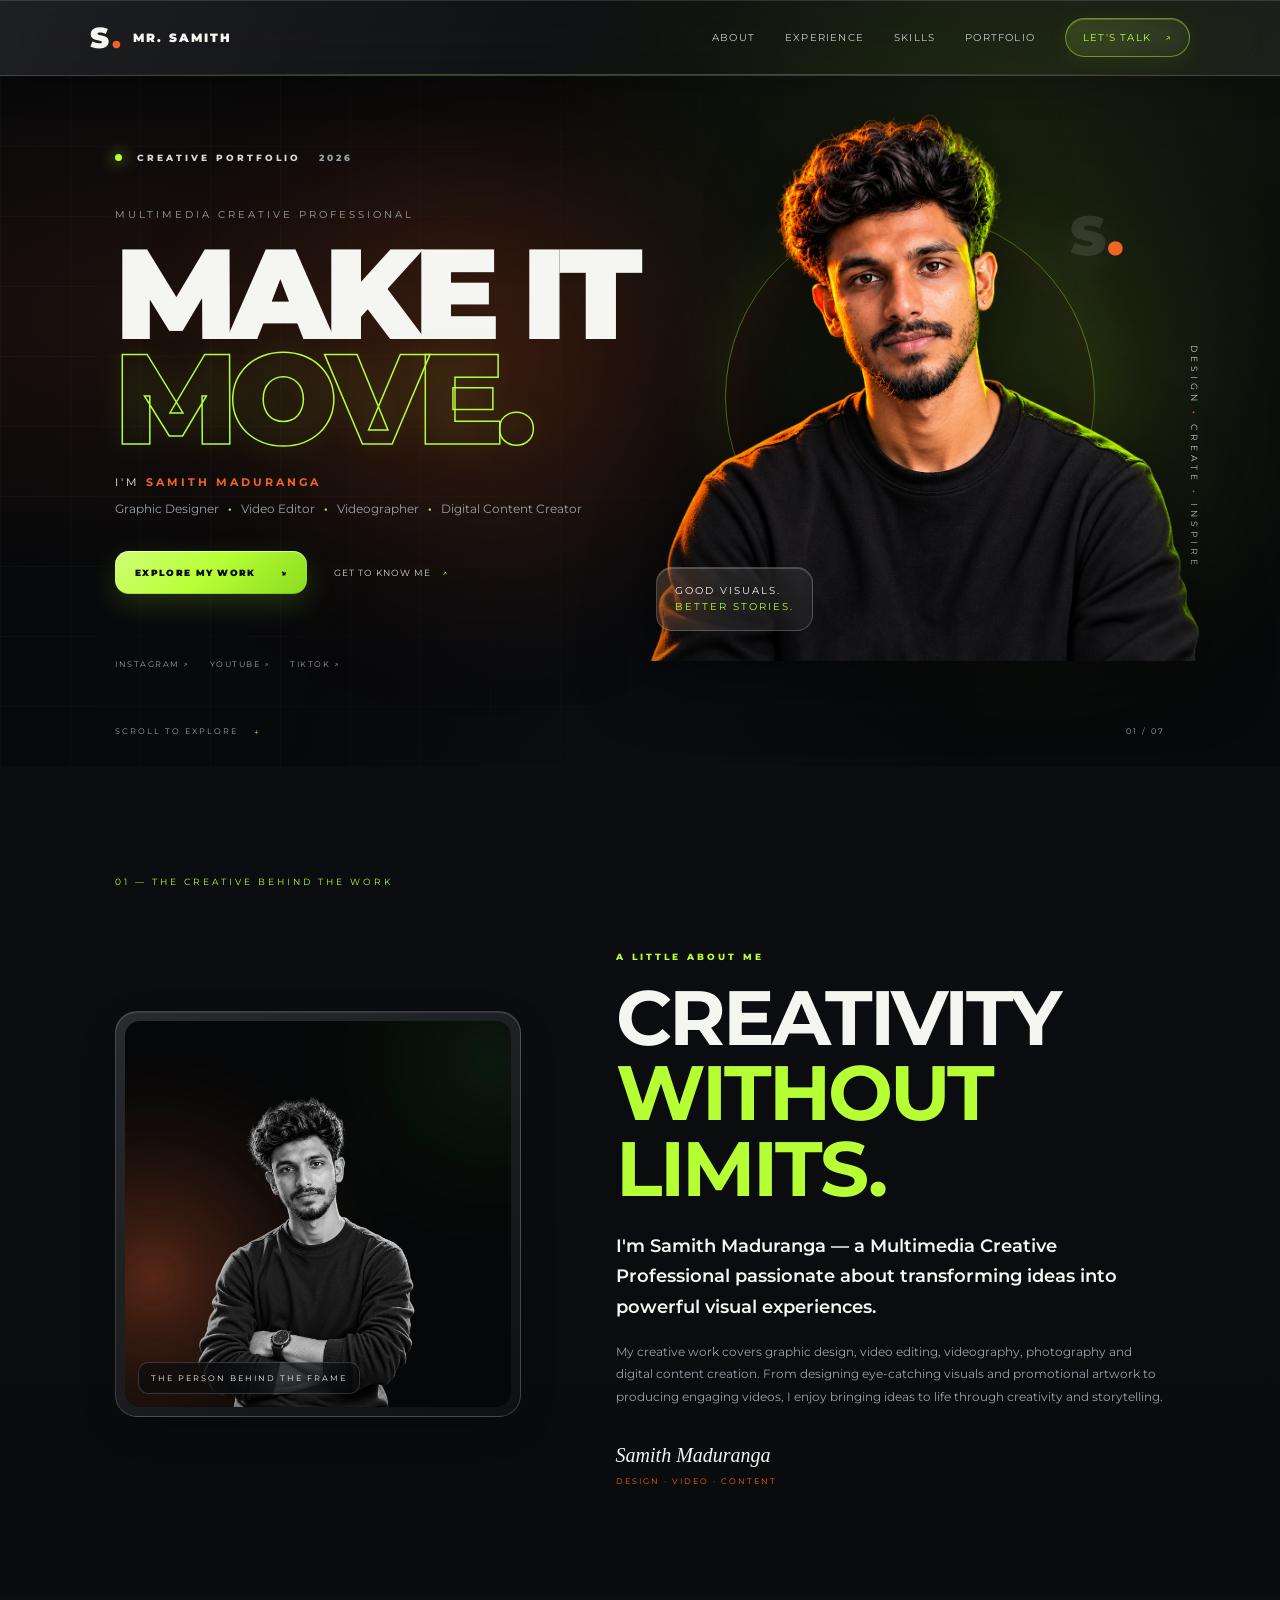
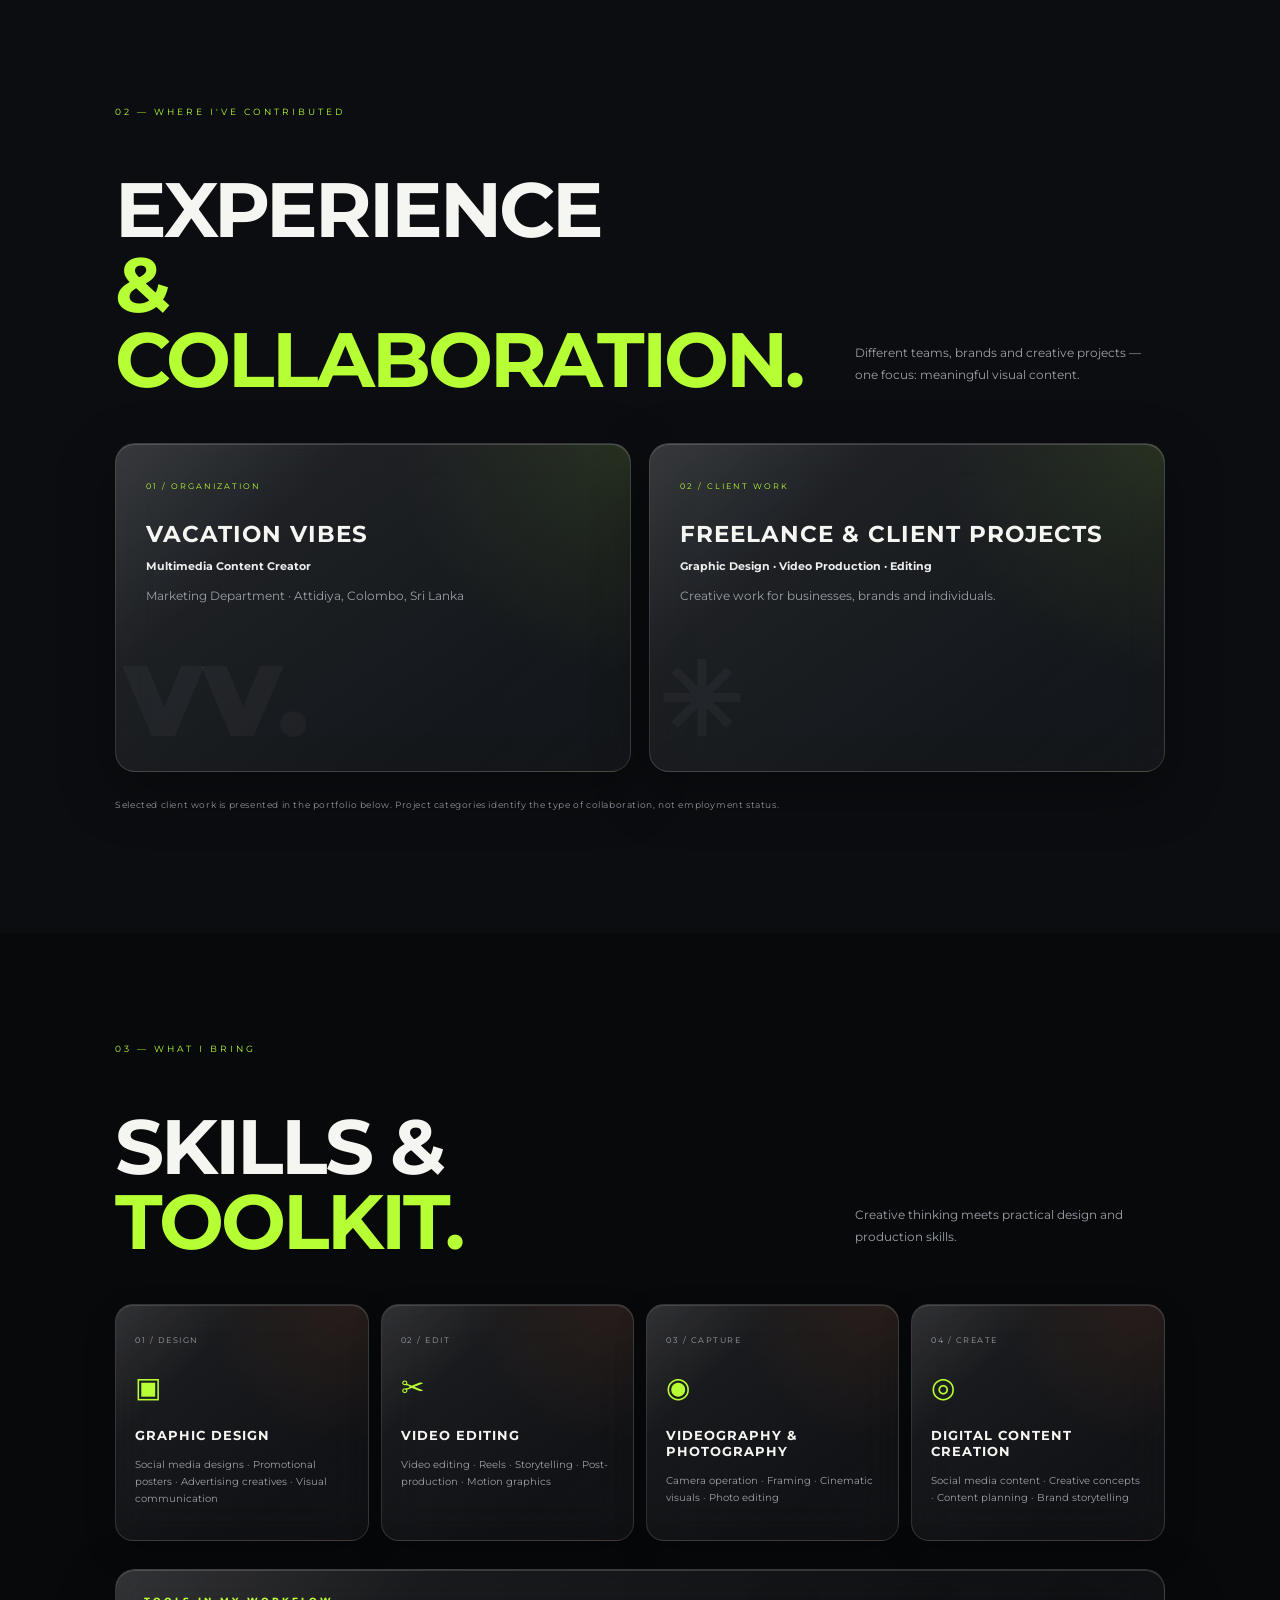
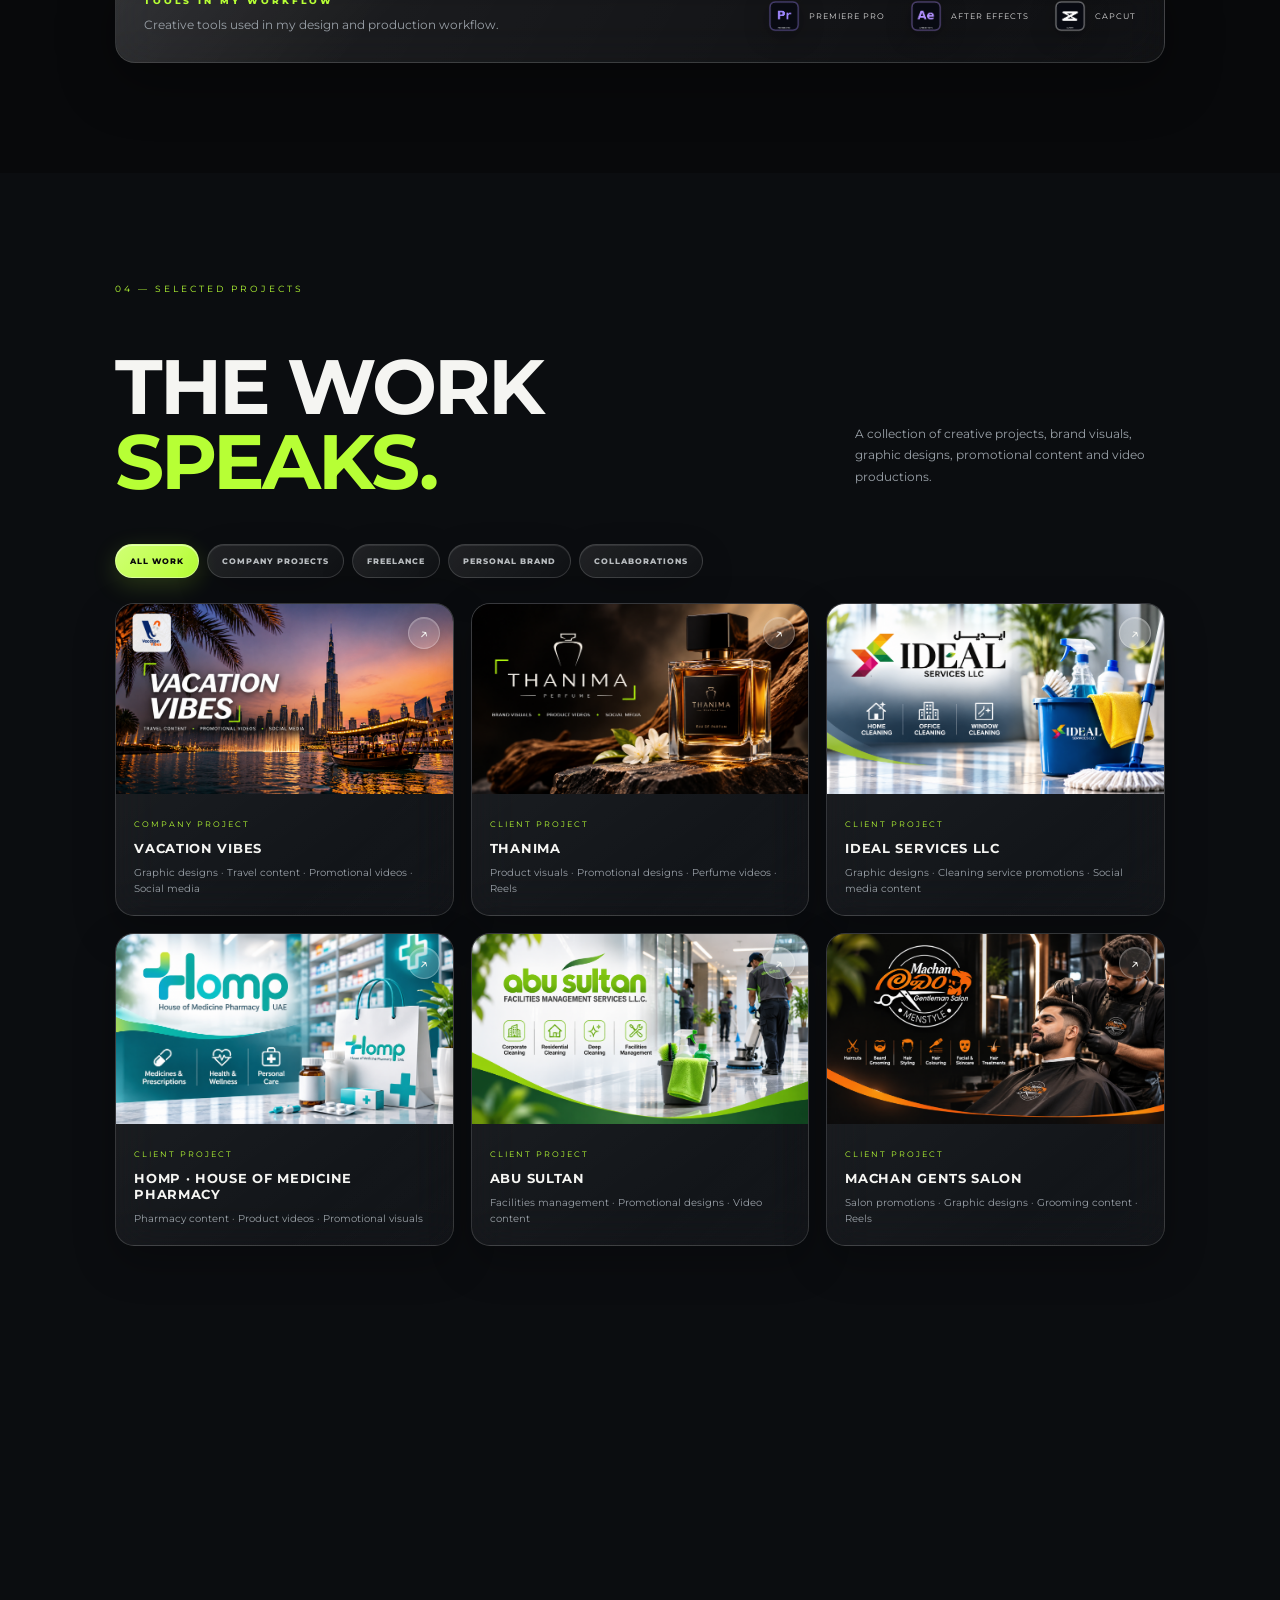
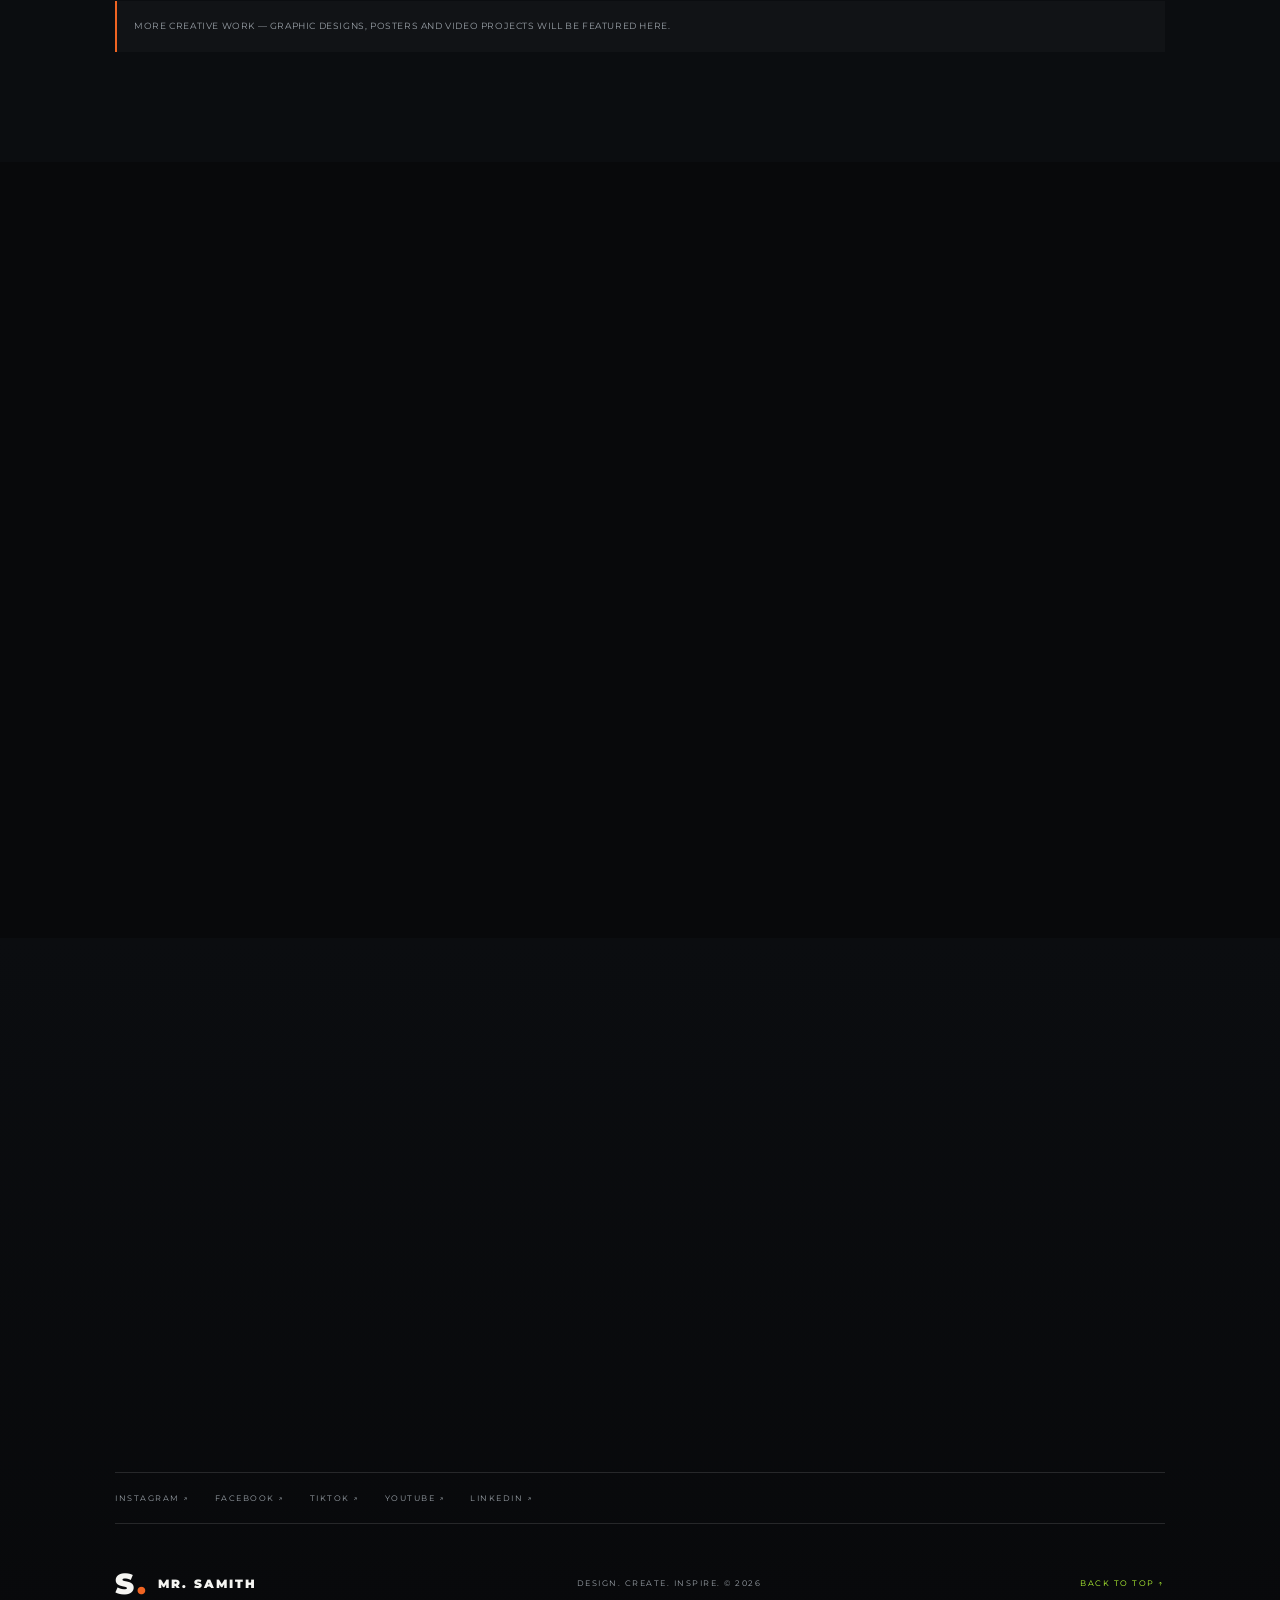
<file: index.html>
<!doctype html>
<html lang="en">
<head>
  <meta charset="utf-8">
  <meta name="viewport" content="width=device-width, initial-scale=1">
  <meta name="theme-color" content="#08090b">
  <meta name="description" content="Samith Maduranga — Multimedia Creative Professional specializing in Graphic Design, Video Editing, Videography, Photography and Digital Content Creation.">
  <title>Mr. Samith — Multimedia Creative Portfolio</title>

  <link rel="preconnect" href="https://fonts.googleapis.com">
  <link rel="preconnect" href="https://fonts.gstatic.com" crossorigin>
  <link href="https://fonts.googleapis.com/css2?family=Montserrat:wght@400;500;600;700;800;900&display=swap" rel="stylesheet">
  <link rel="stylesheet" href="style.css">
</head>

<body>
  <div class="progress" id="progress"></div>

  <header class="site-header">
    <a class="brand" href="#home" aria-label="Mr. Samith home">
      <span class="brand-symbol">S<span>.</span></span>
      <span>MR. SAMITH</span>
    </a>

    <button class="menu-toggle" aria-label="Open navigation" aria-expanded="false">☰</button>

    <nav class="nav-links" aria-label="Main navigation">
      <a href="#about">About</a>
      <a href="#experience">Experience</a>
      <a href="#skills">Skills</a>
      <a href="#portfolio">Portfolio</a>
      <a class="nav-cta" href="#contact">Let's talk <span>↗</span></a>
    </nav>
  </header>

  <main>

    <!-- HERO SECTION -->
    <section class="hero section" id="home">
      <div class="hero-glow glow-orange"></div>
      <div class="hero-glow glow-green"></div>
      <div class="hero-grid"></div>

      <div class="hero-copy reveal">
        <p class="eyebrow"><i></i> CREATIVE PORTFOLIO <span>2026</span></p>

        <p class="hero-kicker">MULTIMEDIA CREATIVE PROFESSIONAL</p>

        <h1>MAKE IT<br><span class="outline">MOVE.</span></h1>

        <p class="hero-name">I'M <strong>SAMITH MADURANGA</strong></p>

        <p class="hero-desc">
          Graphic Designer <b>·</b>
          Video Editor <b>·</b>
          Videographer <b>·</b>
          Digital Content Creator
        </p>

        <div class="hero-actions">
          <a class="button button-green" href="#portfolio">EXPLORE MY WORK <span>↘</span></a>
          <a class="under-link" href="#about">GET TO KNOW ME <span>↗</span></a>
        </div>

        <div class="hero-social">
          <a href="https://www.instagram.com/mr.samith_/" target="_blank" rel="noreferrer">INSTAGRAM ↗</a>
          <a href="https://www.youtube.com/@mr.samith" target="_blank" rel="noreferrer">YOUTUBE ↗</a>
          <a href="https://www.tiktok.com/@mr.samith" target="_blank" rel="noreferrer">TIKTOK ↗</a>
        </div>
      </div>

      <div class="hero-visual reveal">
        <div class="portrait-ring"></div>
        <img class="hero-portrait" src="assets/hero/hero-portrait.png" alt="Samith Maduranga portrait">
        <div class="hero-side-note">DESIGN <b>·</b> CREATE <b>·</b> INSPIRE</div>
        <div class="hero-stamp">S<span>.</span></div>
        <div class="hero-caption">GOOD VISUALS.<br><em>BETTER STORIES.</em></div>
      </div>

      <div class="scroll-cue">SCROLL TO EXPLORE <span>↓</span></div>
      <div class="hero-index">01 / 07</div>
    </section>


    <!-- ABOUT SECTION -->
    <section class="about section" id="about">
      <div class="section-tag reveal">01 — THE CREATIVE BEHIND THE WORK</div>

      <div class="about-layout">
        <div class="about-image reveal">
          <img src="assets/about/about-photo.jpg" alt="Samith in a creative workspace">
          <span class="image-label">THE PERSON BEHIND THE FRAME</span>
        </div>

        <div class="about-copy reveal">
          <p class="eyebrow green-text">A LITTLE ABOUT ME</p>

          <h2>CREATIVITY<br><em>WITHOUT LIMITS.</em></h2>

          <p class="large-copy">
            I'm Samith Maduranga — a Multimedia Creative Professional passionate about transforming ideas into powerful visual experiences.
          </p>

          <p class="muted">
            My creative work covers graphic design, video editing, videography, photography and digital content creation. From designing eye-catching visuals and promotional artwork to producing engaging videos, I enjoy bringing ideas to life through creativity and storytelling.
          </p>

          <div class="signature">
            Samith Maduranga
            <span>DESIGN · VIDEO · CONTENT</span>
          </div>
        </div>
      </div>
    </section>


    <!-- EXPERIENCE SECTION -->
    <section class="experience section" id="experience">
      <div class="section-tag reveal">02 — WHERE I'VE CONTRIBUTED</div>

      <div class="section-heading reveal">
        <div>
          <h2>EXPERIENCE<br><em>& COLLABORATION.</em></h2>
        </div>
        <p>
          Different teams, brands and creative projects — one focus: meaningful visual content.
        </p>
      </div>

      <div class="experience-grid">
        <article class="experience-card reveal">
          <span class="card-number">01 / ORGANIZATION</span>
          <h3>VACATION VIBES</h3>
          <p class="role">Multimedia Content Creator</p>
          <p class="muted">Marketing Department · Attidiya, Colombo, Sri Lanka</p>
          <span class="experience-mark">VV.</span>
        </article>

        <article class="experience-card reveal">
          <span class="card-number">02 / CLIENT WORK</span>
          <h3>FREELANCE & CLIENT PROJECTS</h3>
          <p class="role">Graphic Design · Video Production · Editing</p>
          <p class="muted">Creative work for businesses, brands and individuals.</p>
          <span class="experience-mark">✳</span>
        </article>
      </div>

      <p class="small-note">
        Selected client work is presented in the portfolio below. Project categories identify the type of collaboration, not employment status.
      </p>
    </section>


    <!-- SKILLS SECTION -->
    <section class="skills section" id="skills">
      <div class="section-tag reveal">03 — WHAT I BRING</div>

      <div class="section-heading reveal">
        <h2>SKILLS &<br><em>TOOLKIT.</em></h2>
        <p>Creative thinking meets practical design and production skills.</p>
      </div>

      <div class="skill-grid">

        <article class="skill-card reveal">
          <span>01 / DESIGN</span>
          <div class="skill-icon">▣</div>
          <h3>GRAPHIC DESIGN</h3>
          <p>Social media designs · Promotional posters · Advertising creatives · Visual communication</p>
        </article>

        <article class="skill-card reveal">
          <span>02 / EDIT</span>
          <div class="skill-icon">✂</div>
          <h3>VIDEO EDITING</h3>
          <p>Video editing · Reels · Storytelling · Post-production · Motion graphics</p>
        </article>

        <article class="skill-card reveal">
          <span>03 / CAPTURE</span>
          <div class="skill-icon">◉</div>
          <h3>VIDEOGRAPHY & PHOTOGRAPHY</h3>
          <p>Camera operation · Framing · Cinematic visuals · Photo editing</p>
        </article>

        <article class="skill-card reveal">
          <span>04 / CREATE</span>
          <div class="skill-icon">◎</div>
          <h3>DIGITAL CONTENT CREATION</h3>
          <p>Social media content · Creative concepts · Content planning · Brand storytelling</p>
        </article>

      </div>

      <div class="tools-panel reveal">
        <div>
          <p class="eyebrow green-text">TOOLS IN MY WORKFLOW</p>
          <p class="muted">Creative tools used in my design and production workflow.</p>
        </div>

        <div class="tool-icons">
          <div>
            <img src="assets/software/premiere-pro.png" alt="Adobe Premiere Pro">
            <span>PREMIERE PRO</span>
          </div>

          <div>
            <img src="assets/software/after-effects.png" alt="Adobe After Effects">
            <span>AFTER EFFECTS</span>
          </div>

          <div>
            <img src="assets/software/capcut.png" alt="CapCut">
            <span>CAPCUT</span>
          </div>
        </div>
      </div>
    </section>


    <!-- PORTFOLIO SECTION -->
    <section class="portfolio section" id="portfolio">
      <div class="section-tag reveal">04 — SELECTED PROJECTS</div>

      <div class="section-heading reveal">
        <h2>THE WORK<br><em>SPEAKS.</em></h2>
        <p>
          A collection of creative projects, brand visuals, graphic designs, promotional content and video productions.
        </p>
      </div>

      <div class="portfolio-tabs reveal" role="group" aria-label="Portfolio categories">
        <button class="filter-button active" data-filter="all">ALL WORK</button>
        <button class="filter-button" data-filter="company">COMPANY PROJECTS</button>
        <button class="filter-button" data-filter="freelance">FREELANCE</button>
        <button class="filter-button" data-filter="personal">PERSONAL BRAND</button>
        <button class="filter-button" data-filter="collab">COLLABORATIONS</button>
      </div>

      <div class="project-grid">

        <article class="project-card reveal" data-category="company">
          <a class="project-image" href="#contact">
            <img src="assets/projects/vacation-vibes-project-preview-with-logo.png" alt="Vacation Vibes creative project preview">
            <span class="project-open">↗</span>
          </a>
          <div class="project-info">
            <span>COMPANY PROJECT</span>
            <h3>VACATION VIBES</h3>
            <p>Graphic designs · Travel content · Promotional videos · Social media</p>
          </div>
        </article>

        <article class="project-card reveal" data-category="company">
          <a class="project-image" href="thanima.html">
            <img src="assets/projects/thanima-project-preview.png" alt="Thanima luxury perfume project preview">
            <span class="project-open">↗</span>
          </a>
          <div class="project-info">
            <span>CLIENT PROJECT</span>
            <h3>THANIMA</h3>
            <p>Product visuals · Promotional designs · Perfume videos · Reels</p>
          </div>
        </article>

        <article class="project-card reveal" data-category="company">
          <a class="project-image" href="#contact">
            <img src="assets/projects/ideal-project-preview.png" alt="IDEAL Services LLC project preview">
            <span class="project-open">↗</span>
          </a>
          <div class="project-info">
            <span>CLIENT PROJECT</span>
            <h3>IDEAL SERVICES LLC</h3>
            <p>Graphic designs · Cleaning service promotions · Social media content</p>
          </div>
        </article>

        <article class="project-card reveal" data-category="company">
          <a class="project-image" href="#contact">
            <img src="assets/projects/homp-project-preview.png" alt="HOMP House of Medicine Pharmacy project preview">
            <span class="project-open">↗</span>
          </a>
          <div class="project-info">
            <span>CLIENT PROJECT</span>
            <h3>HOMP · HOUSE OF MEDICINE PHARMACY</h3>
            <p>Pharmacy content · Product videos · Promotional visuals</p>
          </div>
        </article>

        <article class="project-card reveal" data-category="company">
          <a class="project-image" href="#contact">
            <img src="assets/projects/abu-sultan-project-preview.png" alt="Abu Sultan project preview">
            <span class="project-open">↗</span>
          </a>
          <div class="project-info">
            <span>CLIENT PROJECT</span>
            <h3>ABU SULTAN</h3>
            <p>Facilities management · Promotional designs · Video content</p>
          </div>
        </article>

        <article class="project-card reveal" data-category="company">
          <a class="project-image" href="#contact">
            <img src="assets/projects/machan-project-preview.png" alt="Machan Gents Salon project preview">
            <span class="project-open">↗</span>
          </a>
          <div class="project-info">
            <span>CLIENT PROJECT</span>
            <h3>MACHAN GENTS SALON</h3>
            <p>Salon promotions · Graphic designs · Grooming content · Reels</p>
          </div>
        </article>

        <article class="project-card reveal" data-category="personal">
          <a class="project-image" href="#contact">
            <img src="assets/projects/shashini-project-preview.png" alt="Shashini Molligoda personal brand project preview">
            <span class="project-open">↗</span>
          </a>
          <div class="project-info">
            <span>PERSONAL BRAND CONTENT</span>
            <h3>SHASHINI MOLLIGODA</h3>
            <p>Personal video content · Video production · Editing</p>
          </div>
        </article>

        <article class="project-card reveal" data-category="collab">
          <a class="project-image" href="#contact">
            <img src="assets/projects/cfy-project-preview.png" alt="CFY Content For You project preview">
            <span class="project-open">↗</span>
          </a>
          <div class="project-info">
            <span>COLLABORATIVE PROJECT</span>
            <h3>CONTENT FOR YOU (CFY)</h3>
            <p>Video production · Video editing · Digital marketing · Social media</p>
          </div>
        </article>

      </div>

      <div class="portfolio-footnote">
        MORE CREATIVE WORK — GRAPHIC DESIGNS, POSTERS AND VIDEO PROJECTS WILL BE FEATURED HERE.
      </div>
    </section>


    <!-- SHOWREEL SECTION -->
    <section class="showreel section" id="showreel">
      <div class="section-tag reveal">05 — A QUICK LOOK AT MY STYLE</div>

      <div class="showreel-box reveal">
        <div class="showreel-art"></div>

        <div class="showreel-content">
          <p class="eyebrow">THE BEST OF MY WORK</p>
          <h2>SHOW<br><em>REEL.</em></h2>
          <p class="muted">
            A dedicated showreel video will be connected here when the final cut is ready.
          </p>
          <span class="coming-soon">SHOWREEL VIDEO TO BE ADDED</span>
        </div>

        <div class="reel-corner">PLAY YOUR STORY <span>↗</span></div>
      </div>
    </section>


    <!-- CONTACT SECTION -->
    <section class="contact section" id="contact">
      <div class="section-tag reveal">06 — LET'S CREATE SOMETHING</div>

      <div class="contact-layout reveal">
        <div>
          <p class="eyebrow green-text">OPEN TO CREATIVE OPPORTUNITIES</p>
          <h2>LET'S MAKE<br><em>AN IMPACT.</em></h2>
          <p class="muted">
            Have a graphic design project, video production idea, collaboration or creative opportunity? Let's connect and create something meaningful.
          </p>
        </div>

        <div class="contact-actions">
          <a class="contact-link primary" href="https://wa.me/94753528203" target="_blank" rel="noreferrer">
            <span>WHATSAPP</span>
            <b>Chat with me ↗</b>
          </a>

          <a class="contact-link" href="tel:+94705922741">
            <span>PHONE CALL</span>
            <b>+94 70 592 2741 ↗</b>
          </a>

          <a class="contact-link" href="mailto:samithmaduranga25@gmail.com">
            <span>EMAIL</span>
            <b>Send an email ↗</b>
          </a>
        </div>
      </div>

      <div class="social-row">
        <a href="https://www.instagram.com/mr.samith_/" target="_blank" rel="noreferrer">INSTAGRAM ↗</a>
        <a href="https://www.facebook.com/mr.samith25" target="_blank" rel="noreferrer">FACEBOOK ↗</a>
        <a href="https://www.tiktok.com/@mr.samith" target="_blank" rel="noreferrer">TIKTOK ↗</a>
        <a href="https://www.youtube.com/@mr.samith" target="_blank" rel="noreferrer">YOUTUBE ↗</a>
        <a href="https://www.linkedin.com/in/samith-maduranga-723898275" target="_blank" rel="noreferrer">LINKEDIN ↗</a>
      </div>

      <footer>
        <a class="brand" href="#home">
          <span class="brand-symbol">S<span>.</span></span>
          <span>MR. SAMITH</span>
        </a>

        <span>DESIGN. CREATE. INSPIRE. © 2026</span>
        <a href="#home">BACK TO TOP ↑</a>
      </footer>
    </section>

  </main>

  <script src="script.js"></script>
</body>
</html>
</file>
<file: style.css>
:root{--bg:#08090b;--panel:#11151a;--white:#f5f5f2;--muted:#9aa1a8;--orange:#f06422;--green:#b7ff35;--line:rgba(255,255,255,.12);--glass:rgba(255,255,255,.055);--font:'Montserrat',Arial,sans-serif}*{box-sizing:border-box}html{scroll-behavior:smooth;scroll-padding-top:90px}body{margin:0;background:var(--bg);color:var(--white);font-family:var(--font);overflow-x:hidden}body:before{content:"";position:fixed;inset:0;pointer-events:none;z-index:-1;background:radial-gradient(ellipse at 78% 14%,rgba(183,255,53,.055),transparent 32%),radial-gradient(ellipse at 12% 35%,rgba(240,100,34,.055),transparent 30%)}a{color:inherit;text-decoration:none}.progress{height:3px;position:fixed;z-index:1000;top:0;left:0;width:0;background:linear-gradient(90deg,var(--orange),var(--green))}.site-header{height:76px;position:sticky;top:0;z-index:100;display:flex;align-items:center;justify-content:space-between;padding:0 7%;background:rgba(8,9,11,.72);backdrop-filter:blur(22px);border-bottom:1px solid var(--line)}.brand{display:flex;align-items:center;gap:10px;font-size:12px;font-weight:900;letter-spacing:2px}.brand-symbol{font-size:29px;font-weight:900;line-height:1}.brand-symbol span,.hero-stamp span{color:var(--orange)}.nav-links{display:flex;align-items:center;gap:30px;font-size:10px;letter-spacing:1.2px;text-transform:uppercase;color:#c9cbd0}.nav-links a:hover,.social-row a:hover,.hero-social a:hover{color:var(--green)}.nav-cta{padding:12px 17px;border:1px solid rgba(183,255,53,.45);border-radius:30px;color:var(--green)}.nav-cta span{margin-left:10px}.menu-toggle{display:none;background:var(--glass);border:1px solid var(--line);color:white;border-radius:12px;padding:8px 12px;font-size:20px}.section{padding:110px 9%;position:relative}.hero{min-height:690px;display:grid;grid-template-columns:1.03fr .97fr;align-items:center;padding-top:65px;padding-bottom:95px;overflow:hidden}.hero-grid{position:absolute;inset:0;background-image:linear-gradient(rgba(255,255,255,.025) 1px,transparent 1px),linear-gradient(90deg,rgba(255,255,255,.025) 1px,transparent 1px);background-size:70px 70px;mask-image:linear-gradient(90deg,black,transparent 90%);pointer-events:none}.hero-glow{position:absolute;width:360px;height:360px;border-radius:50%;filter:blur(100px);opacity:.2;pointer-events:none}.glow-orange{background:var(--orange);top:15%;left:24%}.glow-green{background:var(--green);right:5%;top:25%;opacity:.12}.hero-copy{position:relative;z-index:2}.eyebrow{font-size:9px;font-weight:800;letter-spacing:3px;color:#d7d9d7}.eyebrow i{display:inline-block;width:7px;height:7px;border-radius:50%;background:var(--green);box-shadow:0 0 15px var(--green);margin-right:9px}.eyebrow span{color:var(--muted);margin-left:12px}.hero-kicker{font-size:10px;letter-spacing:3px;color:var(--muted);margin-top:45px}.hero h1{font-size:clamp(76px,10vw,145px);line-height:.82;letter-spacing:-8px;margin:20px 0 25px;font-weight:900}.outline{color:transparent;-webkit-text-stroke:1.5px var(--green);text-shadow:0 0 35px rgba(183,255,53,.08)}.hero-name{font-size:11px;letter-spacing:3px}.hero-name strong{color:var(--orange)}.hero-desc{color:var(--muted);font-size:12px}.hero-desc b{color:var(--green);padding:0 6px}.hero-actions{display:flex;align-items:center;gap:27px;margin-top:35px}.button{display:inline-flex;align-items:center;gap:25px;padding:16px 20px;border-radius:3px;font-size:9px;font-weight:900;letter-spacing:1.3px}.button-green{background:var(--green);color:#08090b;box-shadow:0 0 35px rgba(183,255,53,.14)}.button-green:hover{transform:translateY(-3px);box-shadow:0 0 40px rgba(183,255,53,.28)}.under-link{font-size:9px;letter-spacing:1px;color:#d4d4d4}.under-link span{color:var(--green);margin-left:8px}.hero-social{display:flex;gap:20px;margin-top:65px}.hero-social a,.social-row a{font-size:8px;letter-spacing:1.5px;color:var(--muted)}.hero-visual{height:510px;position:relative;display:flex;align-items:flex-end;justify-content:center}.hero-portrait{position:relative;z-index:2;height:110%;max-width:115%;object-fit:contain;object-position:bottom;filter:drop-shadow(0 10px 35px rgba(0,0,0,.5))}.portrait-ring{position:absolute;width:370px;height:370px;border:1px solid rgba(183,255,53,.3);border-radius:50%;top:12%;left:50%;transform:translateX(-50%);box-shadow:0 0 70px rgba(183,255,53,.07),inset 0 0 50px rgba(240,100,34,.05)}.hero-side-note{position:absolute;right:-35px;top:38%;writing-mode:vertical-rl;font-size:9px;letter-spacing:4px;color:#c3c3c3}.hero-side-note b{color:var(--orange)}.hero-stamp{position:absolute;right:8%;top:10%;font-size:55px;font-weight:900;color:rgba(255,255,255,.1)}.hero-caption{position:absolute;z-index:3;left:0;bottom:30px;padding:15px 18px;background:rgba(10,12,14,.72);border:1px solid var(--line);backdrop-filter:blur(18px);font-size:10px;line-height:1.6;letter-spacing:2px}.hero-caption em{font-style:normal;color:var(--green)}.scroll-cue,.hero-index{position:absolute;bottom:30px;font-size:8px;letter-spacing:2px;color:var(--muted)}.scroll-cue{left:9%}.scroll-cue span{color:var(--green);margin-left:12px}.hero-index{right:9%}.section-tag{font-size:9px;letter-spacing:3px;color:var(--green);margin-bottom:55px}.about{background:linear-gradient(180deg,#0b0d10,#0a0b0d)}.about-layout{display:grid;grid-template-columns:.85fr 1.15fr;gap:9%;align-items:center}.about-image{position:relative;border:1px solid var(--line);padding:10px;background:var(--glass);border-radius:4px}.about-image img{display:block;width:100%;max-height:430px;object-fit:cover;filter:saturate(.8)}.image-label{position:absolute;bottom:22px;left:22px;padding:10px 12px;background:rgba(8,9,11,.75);backdrop-filter:blur(12px);font-size:8px;letter-spacing:2px}.about-copy h2,.section-heading h2,.contact h2{font-size:clamp(42px,6vw,78px);line-height:.98;letter-spacing:-3px;margin:18px 0 25px}.about-copy h2 em,.section-heading h2 em,.contact h2 em,.showreel h2 em{font-style:normal;color:var(--green)}.green-text{color:var(--green)}.large-copy{font-size:18px;line-height:1.7;font-weight:600;max-width:590px}.muted{color:var(--muted);font-size:12px;line-height:1.9}.signature{margin-top:35px;font-size:20px;font-style:italic;font-family:Georgia,serif}.signature span{display:block;margin-top:9px;font:8px var(--font);letter-spacing:2px;color:var(--orange)}.experience{background:#0b0d10}.section-heading{display:flex;justify-content:space-between;align-items:flex-end;gap:30px;margin-bottom:45px}.section-heading>p{max-width:310px;color:var(--muted);font-size:12px;line-height:1.8}.section-heading h2{margin:0}.experience-grid{display:grid;grid-template-columns:1fr 1fr;gap:18px}.experience-card{position:relative;overflow:hidden;min-height:230px;padding:30px;border:1px solid var(--line);background:linear-gradient(135deg,rgba(255,255,255,.06),rgba(255,255,255,.015));backdrop-filter:blur(16px)}.card-number,.project-info>span{font-size:8px;letter-spacing:2px;color:var(--green)}.experience-card h3{font-size:23px;letter-spacing:1px;margin:27px 0 8px}.role{font-size:11px;font-weight:700;color:#eee}.experience-mark{position:absolute;right:22px;bottom:-20px;font-size:100px;font-weight:900;color:rgba(255,255,255,.035)}.small-note,.portfolio-footnote{margin-top:25px;color:var(--muted);font-size:9px;letter-spacing:.6px;line-height:1.8}.skills{background:#08090b}.skill-grid{display:grid;grid-template-columns:repeat(4,1fr);gap:12px}.skill-card{padding:23px 19px;min-height:205px;border:1px solid var(--line);background:linear-gradient(145deg,rgba(255,255,255,.055),rgba(255,255,255,.012));transition:.3s}.skill-card:hover,.experience-card:hover{border-color:rgba(183,255,53,.45);transform:translateY(-4px)}.skill-card>span{font-size:8px;color:var(--muted);letter-spacing:1.5px}.skill-icon{font-size:28px;color:var(--green);margin:23px 0}.skill-card h3{font-size:13px;letter-spacing:1px}.skill-card p{font-size:10px;line-height:1.7;color:var(--muted)}.tools-panel{margin-top:28px;padding:25px 28px;border:1px solid var(--line);background:rgba(255,255,255,.035);display:flex;justify-content:space-between;align-items:center;gap:20px}.tools-panel .eyebrow{margin:0 0 8px}.tools-panel .muted{margin:0}.tool-icons{display:flex;gap:25px}.tool-icons div{display:flex;align-items:center;gap:9px}.tool-icons img{width:32px;height:32px;object-fit:contain}.tool-icons span{font-size:8px;letter-spacing:1px;color:#ddd}.portfolio{background:#0b0d10}.portfolio-tabs{display:flex;flex-wrap:wrap;gap:8px;margin-bottom:25px}.filter-button{background:rgba(255,255,255,.04);border:1px solid var(--line);color:#b9bdc0;padding:11px 14px;font:800 8px var(--font);letter-spacing:1px;cursor:pointer}.filter-button.active,.filter-button:hover{background:var(--green);color:#08090b;border-color:var(--green)}.project-grid{display:grid;grid-template-columns:repeat(3,1fr);gap:17px}.project-card{border:1px solid var(--line);background:rgba(255,255,255,.025);overflow:hidden;transition:.3s}.project-card:hover{transform:translateY(-5px);border-color:rgba(183,255,53,.4)}.project-card.hidden{display:none}.project-image,.project-placeholder{height:190px;display:flex;position:relative;overflow:hidden;align-items:center;justify-content:center;background:#15191d}.project-image img{width:100%;height:100%;object-fit:cover;transition:.5s}.project-card:hover .project-image img{transform:scale(1.04)}.project-open{position:absolute;right:13px;top:13px;width:32px;height:32px;display:grid;place-items:center;background:rgba(0,0,0,.65);border:1px solid var(--line);border-radius:50%}.project-placeholder{flex-direction:column;align-items:flex-start;padding:25px;background:radial-gradient(circle at 80% 20%,rgba(183,255,53,.18),transparent 40%),#15191d}.project-placeholder.orange{background:radial-gradient(circle at 80% 20%,rgba(240,100,34,.25),transparent 40%),#15191d}.project-placeholder.green{background:radial-gradient(circle at 80% 20%,rgba(183,255,53,.22),transparent 40%),#15191d}.project-placeholder.collab{background:radial-gradient(circle at 80% 20%,rgba(240,100,34,.18),transparent 40%),#15191d}.project-placeholder span{font-size:8px;letter-spacing:2px;color:var(--green)}.project-placeholder b{font-size:29px;line-height:.95;letter-spacing:-1px;margin-top:16px}.project-info{padding:18px}.project-info h3{font-size:13px;letter-spacing:.7px;margin:9px 0}.project-info p{font-size:10px;color:var(--muted);line-height:1.6;margin:0}.portfolio-footnote{padding:17px;border-left:2px solid var(--orange);background:rgba(255,255,255,.025)}.showreel{background:#08090b}.showreel-box{position:relative;min-height:420px;overflow:hidden;border:1px solid var(--line);background:radial-gradient(ellipse at 75% 50%,rgba(183,255,53,.14),transparent 35%),radial-gradient(ellipse at 20% 70%,rgba(240,100,34,.17),transparent 40%),#11151a}.showreel-art{position:absolute;inset:0;background-image:url('assets/backgrounds/orange-green-orbit.png');background-size:cover;background-position:center;opacity:.3;mix-blend-mode:screen}.showreel-content{position:relative;padding:65px 8%;max-width:600px}.showreel h2{font-size:clamp(65px,9vw,110px);line-height:.82;letter-spacing:-5px;margin:22px 0}.showreel-content .muted{max-width:360px}.coming-soon{display:inline-block;margin-top:20px;padding:12px 15px;border:1px solid rgba(183,255,53,.45);color:var(--green);font-size:8px;letter-spacing:2px}.reel-corner{position:absolute;right:30px;bottom:25px;font-size:8px;letter-spacing:2px;color:var(--muted)}.reel-corner span{color:var(--green);margin-left:10px}.contact{background:linear-gradient(180deg,#0b0d10,#08090b);padding-bottom:30px}.contact-layout{display:grid;grid-template-columns:1.1fr .9fr;gap:9%;align-items:center}.contact h2{font-size:clamp(48px,7vw,88px)}.contact-actions{border-top:1px solid var(--line)}.contact-link{display:flex;flex-direction:column;gap:9px;padding:20px 18px;border-bottom:1px solid var(--line);transition:.2s}.contact-link:hover{background:rgba(255,255,255,.04);padding-left:25px}.contact-link span{font-size:8px;letter-spacing:2px;color:var(--muted)}.contact-link b{font-size:14px}.contact-link.primary b{color:var(--green)}.social-row{display:flex;gap:25px;flex-wrap:wrap;margin:65px 0 45px;padding:20px 0;border-top:1px solid var(--line);border-bottom:1px solid var(--line)}footer{display:flex;justify-content:space-between;align-items:center;color:var(--muted);font-size:8px;letter-spacing:1.5px}footer .brand{color:var(--white)}footer>a:last-child{color:var(--green)}.reveal{opacity:0;transform:translateY(22px);transition:opacity .7s ease,transform .7s ease}.reveal.visible{opacity:1;transform:translateY(0)}@media(max-width:900px){.section{padding:85px 7%}.site-header{padding:0 6%}.hero{min-height:620px}.hero h1{font-size:clamp(68px,11vw,110px)}.hero-visual{height:430px}.skill-grid{grid-template-columns:repeat(2,1fr)}.project-grid{grid-template-columns:repeat(2,1fr)}.nav-links{gap:16px}}@media(max-width:650px){.site-header{height:66px}.menu-toggle{display:block}.nav-links{display:none;position:absolute;top:65px;left:0;right:0;padding:20px 7% 25px;background:rgba(8,9,11,.96);backdrop-filter:blur(20px);border-bottom:1px solid var(--line);flex-direction:column;align-items:stretch;gap:0}.nav-links.open{display:flex}.nav-links a{padding:14px 0;border-bottom:1px solid var(--line)}.nav-links .nav-cta{margin-top:12px;padding:13px 15px;text-align:center}.section{padding:72px 6%}.section-tag{margin-bottom:38px}.hero{display:flex;flex-direction:column;align-items:stretch;padding-top:65px;min-height:760px}.hero-copy{z-index:4}.hero-kicker{margin-top:35px}.hero h1{font-size:clamp(76px,19vw,112px);letter-spacing:-5px}.hero-visual{height:390px;width:100%;margin-top:-5px}.hero-portrait{height:112%;max-width:100%}.portrait-ring{width:280px;height:280px;top:12%}.hero-side-note{right:0}.hero-caption{left:0;bottom:16px}.hero-social{margin-top:38px;gap:14px}.hero-social a{font-size:7px}.scroll-cue,.hero-index{bottom:16px}.about-layout,.contact-layout{grid-template-columns:1fr;gap:35px}.about-image{max-width:390px}.about-copy h2,.section-heading h2{font-size:clamp(43px,12vw,65px)}.section-heading{display:block}.section-heading>p{margin-top:20px}.experience-grid{grid-template-columns:1fr}.experience-card{min-height:205px}.skill-grid{gap:9px}.skill-card{padding:18px 14px;min-height:190px}.tools-panel{align-items:flex-start;flex-direction:column}.tool-icons{gap:13px;flex-wrap:wrap}.tool-icons div{gap:6px}.tool-icons span{font-size:7px}.project-grid{grid-template-columns:1fr}.project-image,.project-placeholder{height:210px}.portfolio-tabs{gap:6px}.filter-button{padding:10px 9px;font-size:7px}.showreel-box{min-height:380px}.showreel-content{padding:48px 7%}.reel-corner{right:15px;font-size:7px}.contact h2{font-size:clamp(48px,13vw,72px)}.social-row{gap:15px;margin:45px 0 30px}.social-row a{font-size:7px}footer{gap:18px;flex-wrap:wrap}footer>span{order:3;width:100%}}@media(prefers-reduced-motion:reduce){html{scroll-behavior:auto}*,*:before,*:after{animation:none!important;transition:none!important}.reveal{opacity:1;transform:none}}


/* =========================================================
   PREMIUM LIQUID GLASS UPGRADE — MR. SAMITH
   Keeps the existing layout, colors, images and animations.
   ========================================================= */

:root {
  --glass: rgba(255,255,255,.075);
  --glass-strong: rgba(255,255,255,.105);
  --glass-edge: rgba(255,255,255,.19);
  --glass-highlight: rgba(255,255,255,.28);
  --glass-shadow: 0 18px 55px rgba(0,0,0,.34);
}

/* Soft ambient light behind the interface */
body:before {
  z-index: 0;
  background:
    radial-gradient(ellipse at 78% 14%, rgba(183,255,53,.09), transparent 34%),
    radial-gradient(ellipse at 12% 35%, rgba(240,100,34,.085), transparent 32%),
    radial-gradient(ellipse at 50% 100%, rgba(80,110,160,.055), transparent 42%);
}
body > * {
  position: relative;
}
.progress {
  z-index: 1000;
}

/* Header: translucent iOS-style glass */
.site-header {
  background: linear-gradient(110deg, rgba(255,255,255,.095), rgba(255,255,255,.025) 55%, rgba(255,255,255,.065));
  -webkit-backdrop-filter: blur(28px) saturate(165%);
  backdrop-filter: blur(28px) saturate(165%);
  border-bottom: 1px solid rgba(255,255,255,.16);
  box-shadow: 0 10px 35px rgba(0,0,0,.2), inset 0 1px 0 rgba(255,255,255,.13);
}
.site-header:after {
  content: "";
  position: absolute;
  left: 7%;
  right: 7%;
  bottom: 0;
  height: 1px;
  background: linear-gradient(90deg, transparent, rgba(183,255,53,.28), rgba(255,255,255,.2), transparent);
  pointer-events: none;
}

/* Glass buttons and navigation pills */
.nav-cta {
  background: linear-gradient(135deg, rgba(183,255,53,.13), rgba(183,255,53,.035));
  -webkit-backdrop-filter: blur(14px);
  backdrop-filter: blur(14px);
  box-shadow: inset 0 1px 0 rgba(255,255,255,.16), 0 5px 22px rgba(183,255,53,.07);
}
.button {
  border-radius: 14px;
  position: relative;
  overflow: hidden;
  transition: transform .3s ease, box-shadow .3s ease, filter .3s ease;
}
.button-green {
  background: linear-gradient(135deg, #d0ff75 0%, var(--green) 48%, #8bdc20 100%);
  box-shadow: 0 10px 30px rgba(183,255,53,.16), inset 0 1px 0 rgba(255,255,255,.55), inset 0 -1px 0 rgba(0,0,0,.12);
}
.button-green:after {
  content: "";
  position: absolute;
  top: 0;
  left: -120%;
  width: 75%;
  height: 100%;
  background: linear-gradient(100deg, transparent, rgba(255,255,255,.38), transparent);
  transform: skewX(-22deg);
  transition: left .65s ease;
}
.button-green:hover:after {
  left: 150%;
}
.button-green:hover {
  transform: translateY(-3px);
  filter: brightness(1.06);
  box-shadow: 0 14px 38px rgba(183,255,53,.25), inset 0 1px 0 rgba(255,255,255,.6);
}

/* Hero visual glass accents */
.portrait-ring {
  border-color: rgba(183,255,53,.38);
  box-shadow: 0 0 85px rgba(183,255,53,.1), inset 0 0 65px rgba(240,100,34,.08);
}
.hero-caption {
  border: 1px solid rgba(255,255,255,.2);
  border-radius: 16px;
  background: linear-gradient(135deg, rgba(255,255,255,.13), rgba(255,255,255,.035));
  -webkit-backdrop-filter: blur(24px) saturate(150%);
  backdrop-filter: blur(24px) saturate(150%);
  box-shadow: 0 15px 40px rgba(0,0,0,.28), inset 0 1px 0 rgba(255,255,255,.2);
}
.hero-stamp {
  text-shadow: 0 8px 35px rgba(255,255,255,.08);
}

/* Shared glass surface treatment */
.about-image,
.experience-card,
.skill-card,
.tools-panel,
.project-card,
.showreel-box,
.contact-link,
.filter-button {
  -webkit-backdrop-filter: blur(22px) saturate(145%);
  backdrop-filter: blur(22px) saturate(145%);
  box-shadow: inset 0 1px 0 rgba(255,255,255,.09), 0 12px 35px rgba(0,0,0,.17);
}
.about-image {
  border-radius: 22px;
  padding: 9px;
  background: linear-gradient(145deg, rgba(255,255,255,.13), rgba(255,255,255,.025));
  border-color: rgba(255,255,255,.18);
}
.about-image img {
  border-radius: 15px;
}
.image-label {
  border: 1px solid rgba(255,255,255,.17);
  border-radius: 10px;
  background: rgba(10,12,14,.58);
  -webkit-backdrop-filter: blur(20px);
  backdrop-filter: blur(20px);
}

/* Experience cards: layered frosted glass */
.experience-card {
  border-radius: 20px;
  border-color: rgba(255,255,255,.15);
  background:
    radial-gradient(circle at 100% 0%, rgba(183,255,53,.09), transparent 38%),
    linear-gradient(145deg, rgba(255,255,255,.105), rgba(255,255,255,.025));
  box-shadow: inset 0 1px 0 rgba(255,255,255,.16), var(--glass-shadow);
}
.experience-card:before,
.skill-card:before,
.project-card:before,
.tools-panel:before {
  content: "";
  position: absolute;
  inset: 0;
  border-radius: inherit;
  pointer-events: none;
  background: linear-gradient(135deg, rgba(255,255,255,.13), transparent 28%, transparent 72%, rgba(255,255,255,.025));
  opacity: .7;
}
.experience-card,
.skill-card,
.project-card,
.tools-panel {
  position: relative;
  isolation: isolate;
}
.experience-card > *,
.skill-card > *,
.project-card > *,
.tools-panel > * {
  position: relative;
  z-index: 1;
}
.experience-card:hover {
  border-color: rgba(183,255,53,.48);
  box-shadow: inset 0 1px 0 rgba(255,255,255,.18), 0 20px 55px rgba(0,0,0,.32), 0 0 28px rgba(183,255,53,.07);
}

/* Skill cards */
.skill-card {
  border-radius: 18px;
  border-color: rgba(255,255,255,.14);
  background:
    radial-gradient(circle at 90% 0%, rgba(240,100,34,.075), transparent 42%),
    linear-gradient(145deg, rgba(255,255,255,.09), rgba(255,255,255,.025));
  box-shadow: inset 0 1px 0 rgba(255,255,255,.13), 0 12px 32px rgba(0,0,0,.2);
}
.skill-card:hover {
  border-color: rgba(183,255,53,.48);
  background:
    radial-gradient(circle at 90% 0%, rgba(183,255,53,.12), transparent 42%),
    linear-gradient(145deg, rgba(255,255,255,.12), rgba(255,255,255,.035));
  box-shadow: inset 0 1px 0 rgba(255,255,255,.2), 0 18px 42px rgba(0,0,0,.28), 0 0 25px rgba(183,255,53,.07);
}

/* Software panel */
.tools-panel {
  border-radius: 20px;
  border-color: rgba(255,255,255,.16);
  background: linear-gradient(120deg, rgba(255,255,255,.095), rgba(255,255,255,.025));
  box-shadow: inset 0 1px 0 rgba(255,255,255,.15), var(--glass-shadow);
}
.tool-icons img {
  filter: drop-shadow(0 4px 12px rgba(0,0,0,.35));
}

/* Portfolio filters */
.filter-button {
  border-radius: 999px;
  background: linear-gradient(135deg, rgba(255,255,255,.09), rgba(255,255,255,.025));
  border-color: rgba(255,255,255,.15);
  transition: .28s ease;
}
.filter-button.active,
.filter-button:hover {
  background: linear-gradient(135deg, #d0ff75, var(--green));
  border-color: rgba(255,255,255,.35);
  box-shadow: 0 7px 24px rgba(183,255,53,.18), inset 0 1px 0 rgba(255,255,255,.45);
}

/* Project cards: premium glass frame */
.project-card {
  border-radius: 19px;
  border-color: rgba(255,255,255,.15);
  background: linear-gradient(145deg, rgba(255,255,255,.09), rgba(255,255,255,.02));
  box-shadow: inset 0 1px 0 rgba(255,255,255,.12), 0 16px 42px rgba(0,0,0,.25);
}
.project-image,
.project-placeholder {
  border-radius: 13px 13px 0 0;
}
.project-image img {
  filter: saturate(.94);
}
.project-open {
  border: 1px solid rgba(255,255,255,.25);
  background: rgba(255,255,255,.12);
  -webkit-backdrop-filter: blur(18px);
  backdrop-filter: blur(18px);
  box-shadow: inset 0 1px 0 rgba(255,255,255,.2), 0 5px 18px rgba(0,0,0,.25);
}
.project-card:hover {
  border-color: rgba(183,255,53,.42);
  box-shadow: inset 0 1px 0 rgba(255,255,255,.18), 0 22px 50px rgba(0,0,0,.34), 0 0 28px rgba(183,255,53,.06);
}

/* Showreel glass stage */
.showreel-box {
  border-radius: 26px;
  border-color: rgba(255,255,255,.18);
  background:
    radial-gradient(ellipse at 75% 50%, rgba(183,255,53,.17), transparent 38%),
    radial-gradient(ellipse at 20% 70%, rgba(240,100,34,.19), transparent 42%),
    linear-gradient(135deg, rgba(255,255,255,.075), rgba(255,255,255,.015)),
    #11151a;
  box-shadow: inset 0 1px 0 rgba(255,255,255,.16), 0 25px 65px rgba(0,0,0,.3);
}
.coming-soon {
  border-radius: 999px;
  background: rgba(183,255,53,.07);
  -webkit-backdrop-filter: blur(15px);
  backdrop-filter: blur(15px);
}

/* Contact rows */
.contact-link {
  border-radius: 14px;
  margin: 7px 0;
  border: 1px solid rgba(255,255,255,.1);
  background: linear-gradient(110deg, rgba(255,255,255,.065), rgba(255,255,255,.015));
  -webkit-backdrop-filter: blur(18px);
  backdrop-filter: blur(18px);
}
.contact-link:hover {
  border-color: rgba(183,255,53,.3);
  background: linear-gradient(110deg, rgba(183,255,53,.09), rgba(255,255,255,.025));
}

/* Glass mobile navigation */
@media (max-width: 650px) {
  .nav-links {
    background: linear-gradient(145deg, rgba(20,23,28,.94), rgba(8,9,11,.88));
    -webkit-backdrop-filter: blur(30px) saturate(165%);
    backdrop-filter: blur(30px) saturate(165%);
    border-bottom: 1px solid rgba(255,255,255,.17);
    box-shadow: 0 20px 45px rgba(0,0,0,.4);
  }
  .menu-toggle {
    border-radius: 13px;
    background: linear-gradient(135deg, rgba(255,255,255,.13), rgba(255,255,255,.035));
    border-color: rgba(255,255,255,.18);
    -webkit-backdrop-filter: blur(18px);
    backdrop-filter: blur(18px);
    box-shadow: inset 0 1px 0 rgba(255,255,255,.15), 0 8px 22px rgba(0,0,0,.2);
  }
  .hero-caption {
    border-radius: 14px;
  }
  .skill-card,
  .experience-card,
  .project-card,
  .tools-panel {
    border-radius: 17px;
  }
}

/* Respect devices that do not support backdrop filters */
@supports not ((backdrop-filter: blur(2px)) or (-webkit-backdrop-filter: blur(2px))) {
  .site-header,
  .hero-caption,
  .image-label,
  .experience-card,
  .skill-card,
  .tools-panel,
  .filter-button,
  .project-open,
  .showreel-box,
  .contact-link,
  .nav-links {
    background-color: rgba(18,21,26,.94);
  }
}


/* PREMIUM SITE-WIDE MOTION — MR. SAMITH */
@keyframes samith-rise-in {
  from { opacity: 0; transform: translate3d(0, 24px, 0); }
  to { opacity: 1; transform: translate3d(0, 0, 0); }
}
@keyframes samith-soft-glow {
  0%,100% { opacity: .12; transform: scale(1); }
  50% { opacity: .23; transform: scale(1.08); }
}
@keyframes samith-ring-breathe {
  0%,100% { transform: translateX(-50%) scale(1); opacity: .72; }
  50% { transform: translateX(-50%) scale(1.035); opacity: 1; }
}
@keyframes samith-glass-shimmer {
  0% { transform: translateX(-140%) skewX(-18deg); opacity: 0; }
  15% { opacity: .55; }
  100% { transform: translateX(180%) skewX(-18deg); opacity: 0; }
}
@keyframes samith-float {
  0%,100% { transform: translateY(0); }
  50% { transform: translateY(-8px); }
}

/* Hero entrance and ambient movement */
.hero-copy.visible { animation: samith-rise-in .85s cubic-bezier(.2,.75,.25,1) both; }
.hero-visual.visible { animation: samith-rise-in 1s cubic-bezier(.2,.75,.25,1) .12s both; }
.hero-glow { animation: samith-soft-glow 8s ease-in-out infinite; }
.portrait-ring { animation: samith-ring-breathe 7s ease-in-out infinite; }
.hero-stamp { animation: samith-float 6s ease-in-out infinite; }

/* Smooth scroll reveals using the existing IntersectionObserver in script.js */
.reveal {
  transition: opacity .75s cubic-bezier(.2,.7,.25,1),
              transform .75s cubic-bezier(.2,.7,.25,1),
              filter .75s ease;
  filter: blur(3px);
}
.reveal.visible { filter: blur(0); }

/* Stagger cards */
.skill-card:nth-child(2), .experience-card:nth-child(2), .project-card:nth-child(2) { transition-delay: 80ms; }
.skill-card:nth-child(3), .project-card:nth-child(3) { transition-delay: 140ms; }
.skill-card:nth-child(4), .project-card:nth-child(4) { transition-delay: 200ms; }
.project-card:nth-child(5) { transition-delay: 100ms; }
.project-card:nth-child(6) { transition-delay: 160ms; }
.project-card:nth-child(7) { transition-delay: 220ms; }
.project-card:nth-child(8) { transition-delay: 280ms; }

/* Interactive hover motion */
.project-card, .skill-card, .experience-card, .contact-link,
.filter-button, .nav-cta, .menu-toggle {
  transition: transform .32s cubic-bezier(.2,.75,.25,1),
              border-color .32s ease, box-shadow .32s ease,
              background-color .32s ease, color .25s ease;
}
.project-card:hover, .skill-card:hover, .experience-card:hover { transform: translateY(-6px); }
.project-image img, .about-image img {
  transition: transform .7s cubic-bezier(.2,.7,.25,1), filter .7s ease;
}
.project-card:hover .project-image img { transform: scale(1.055); filter: saturate(1.08); }
.about-image:hover img { transform: scale(1.025); }

/* Glass reflection sweep */
.project-card, .skill-card, .experience-card, .tools-panel, .showreel-box {
  position: relative;
  overflow: hidden;
}
.project-card:after, .skill-card:after, .experience-card:after,
.tools-panel:after, .showreel-box:after {
  content: "";
  position: absolute;
  top: -30%; left: -120%; width: 55%; height: 160%;
  pointer-events: none;
  background: linear-gradient(100deg, transparent, rgba(255,255,255,.075), transparent);
  transform: skewX(-18deg);
  opacity: 0;
}
.project-card:hover:after, .skill-card:hover:after, .experience-card:hover:after,
.tools-panel:hover:after, .showreel-box:hover:after {
  animation: samith-glass-shimmer 1.1s ease;
}

/* Small motion details */
.nav-links a, .hero-social a, .social-row a, .under-link, footer a {
  transition: color .25s ease, opacity .25s ease, transform .25s ease;
}
.hero-social a:hover, .social-row a:hover, footer a:hover { transform: translateY(-2px); }
.project-open { transition: transform .3s ease, background .3s ease, box-shadow .3s ease; }
.project-card:hover .project-open {
  transform: rotate(45deg);
  background: rgba(183,255,53,.16);
  box-shadow: 0 0 22px rgba(183,255,53,.12);
}
.progress { box-shadow: 0 0 12px rgba(183,255,53,.35); }

@media (max-width: 650px) {
  .hero-glow { animation-duration: 10s; }
  .portrait-ring { animation-duration: 9s; }
  .project-card:hover, .skill-card:hover, .experience-card:hover { transform: translateY(-3px); }
}
@media (prefers-reduced-motion: reduce) {
  *, *::before, *::after {
    animation-duration: .01ms !important;
    animation-iteration-count: 1 !important;
    scroll-behavior: auto !important;
    transition-duration: .01ms !important;
  }
  .reveal { opacity: 1; transform: none; filter: none; }
}
</file>
